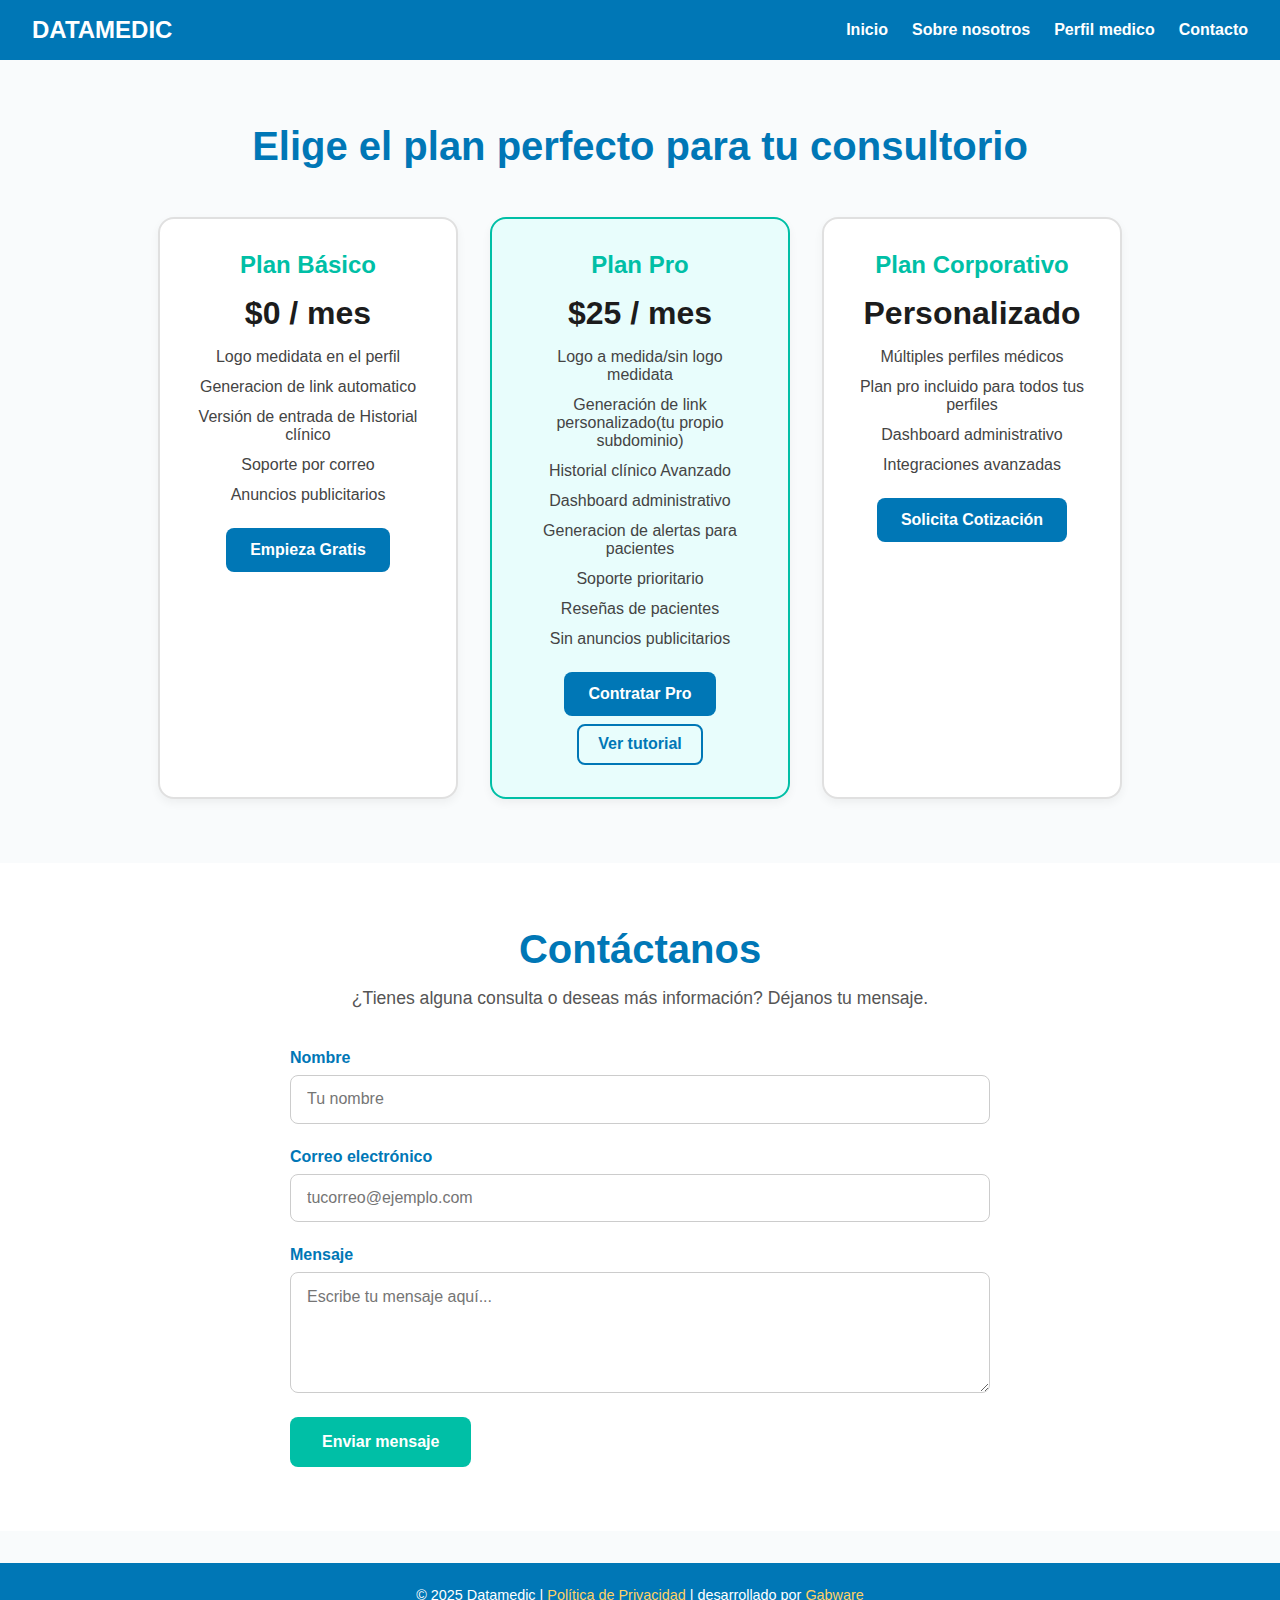
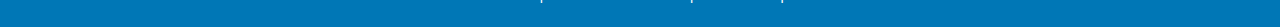
<file: princing.html>
<!DOCTYPE html>
<html lang="es">

<head>
    <meta charset="UTF-8">
    <meta name="viewport" content="width=device-width, initial-scale=1.0">
    <title>Datamedic</title>
    <link rel="stylesheet" href="assets/css/pricing.css">
</head>

<body>

    <header>
        <h1>DATAMEDIC</h1>
        <nav>
            <ul>
                <li><a href="#">Inicio</a></li>
                <li><a href="#">Sobre nosotros</a></li>
                <li><a href="#">Perfil medico</a></li>
                <li><a href="#contacto">Contacto</a></li>
            </ul>
        </nav>
    </header>


    <section class="precios">
        <h2>Elige el plan perfecto para tu consultorio</h2>
        <div class="planes-container">
            <div class="plan">
                <h3>Plan Básico</h3>
                <p class="precio">$0 / mes</p>
                <ul>
                    <ul>
                        <li data-tooltip="El logo de nuestra marca aparece en tu perfil.">Logo medidata en el perfil
                        </li>
                        <li data-tooltip="Se genera un link automatico basado en tus datos,no personalizado">Generacion de
                            link automatico</li>
                        <li data-tooltip="Versión limitada para llevar registros básicos de pacientes.">Versión de
                            entrada de Historial clínico</li>
                        <li data-tooltip="Asistencia por correo electrónico estándar.">Soporte por correo</li>
                        <li data-tooltip="Pueden mostrarse anuncios en tu perfil.">Anuncios publicitarios</li>
                    </ul>
                </ul>
                <a href="#" class="boton-plan">Empieza Gratis</a>
            </div>

            <div class="plan destacado">
                <h3>Plan Pro</h3>
                <p class="precio">$25 / mes</p>
                <ul>
                    <li data-tooltip="Puedes personalizar tu logo o quitar el logo de nuestra marca en tu perfil">Logo a medida/sin logo medidata</li>
                    <li data-tooltip="Generación de link personalizado">Generación de link personalizado(tu propio subdominio)</li>
                    <li data-tooltip="Funciones avanzadas de Historial clínico,incluye capacitacion de Datamedic">Historial clínico Avanzado</li>
                    <li data-tooltip="Dasboard con funciones de administracion">Dashboard administrativo</li>
                    <li data-tooltip="Notifica desde un paciente o grupos de pacientes mediante alertas">Generacion de alertas para pacientes</li>
                    <li data-tooltip="Soporte prioritario">Soporte prioritario</li>
                    <li data-tooltip="Obtienes la capacidad de publicar reseñas de pacientes en tu perfil medico">Reseñas de pacientes</li>
                    <li data-tooltip="Sin anuncios publicitarios en tu perfil">Sin anuncios publicitarios</li>
                </ul>
                <a href="#" class="boton-plan">Contratar Pro</a>
                <a href="#tutorial" class="boton-secundario">Ver tutorial</a>
            </div>

            <div class="plan">
                <h3>Plan Corporativo</h3>
                <p class="precio">Personalizado</p>
                <ul>
                    <li>Múltiples perfiles médicos</li>
                    <li>Plan pro incluido para todos tus perfiles</li>
                    <li>Dashboard administrativo</li>
                    <li>Integraciones avanzadas</li>
                </ul>
                <a href="#" class="boton-plan">Solicita Cotización</a>
            </div>
        </div>
    </section>


    <section class="contacto" id="contacto">
        <div class="container">
            <h2>Contáctanos</h2>
            <p class="descripcion">¿Tienes alguna consulta o deseas más información? Déjanos tu mensaje.</p>

            <form class="formulario-contacto">
                <div class="form-grupo">
                    <label for="nombre">Nombre</label>
                    <input type="text" id="nombre" name="nombre" placeholder="Tu nombre" required>
                </div>

                <div class="form-grupo">
                    <label for="email">Correo electrónico</label>
                    <input type="email" id="email" name="email" placeholder="tucorreo@ejemplo.com" required>
                </div>

                <div class="form-grupo">
                    <label for="mensaje">Mensaje</label>
                    <textarea id="mensaje" name="mensaje" rows="5" placeholder="Escribe tu mensaje aquí..."
                        required></textarea>
                </div>

                <button type="submit" class="boton-enviar">Enviar mensaje</button>
            </form>
        </div>
    </section>



    <footer>
        © 2025 Datamedic | <a href="#">Política de Privacidad</a> | desarrollado por <a href="#">Gabware</a>
    </footer>

</body>

</html>
</file>
<file: assets/css/pricing.css>
:root {
    /* Colores */
    --color-primary: #0077B6;
    --color-secondary: #00BFA6;
    --color-accent: #FFD166;
    --color-dark: #1c1c1c;
    --color-text: #444;
    --color-white: #FFFFFF;
    --color-bg: #F9FBFC;

    /* Tipografía */
    --font-main: 'Inter', sans-serif;
}

/* Reset básico */
* {
    margin: 0;
    padding: 0;
    box-sizing: border-box;
}

html {
    scroll-behavior: smooth;
}


/* Body */
body {
    font-family: var(--font-main);
    background-color: var(--color-bg);
    color: var(--color-text);
    margin: 0;
}

/* =============================
   HEADER
============================= */
header {
    background-color: var(--color-primary);
    color: var(--color-white);
    display: flex;
    justify-content: space-between;
    align-items: center;
    padding: 1rem 2rem;
    box-shadow: 0 3px 5px rgba(0, 0, 0, 0.4);
}

header h1 {
    font-size: 1.5rem;
}

nav ul {
    display: flex;
    list-style: none;
    gap: 1.5rem;
}

nav ul li a {
    color: var(--color-white);
    font-size: 1;
    text-decoration: none;
    font-weight: bold;
    transition: color 0.3s ease;
}

nav ul li a:hover {
    color: var(--color-accent);
}

/* =============================
   PRINCING
============================= */
.precios {
    background-color: var(--color-bg, #F9FBFC);
    padding: 4rem 2rem;
    text-align: center;
}

.precios h2 {
    font-size: 2.5rem;
    color: var(--color-primary, #0077B6);
    margin-bottom: 3rem;
}

.planes-container {
    display: flex;
    flex-wrap: wrap;
    gap: 2rem;
    justify-content: center;
}

.plan {
    background-color: white;
    border: 2px solid #e0e0e0;
    border-radius: 16px;
    padding: 2rem;
    width: 300px;
    box-shadow: 0 4px 10px rgba(0, 0, 0, 0.05);
    transition: transform 0.3s ease;
}

.plan:hover {
    transform: translateY(-5px);
}

.plan h3 {
    font-size: 1.5rem;
    color: var(--color-secondary, #00BFA6);
    margin-bottom: 1rem;
}

.precio {
    font-size: 2rem;
    color: var(--color-dark, #1c1c1c);
    margin: 1rem 0;
    font-weight: bold;
}

.plan ul {
    list-style: none;
    padding: 0;
    margin-bottom: 1.5rem;
}

.plan ul li {
    position: relative;
    cursor: help;
    margin-bottom: 0.75rem;
    color: var(--color-text, #444);
}

.plan ul li::after {
    content: attr(data-tooltip);
    position: absolute;
    bottom: 120%;
    left: 50%;
    transform: translateX(-50%);
    background-color: #0077B6;
    color: white;
    padding: 0.6rem 1rem;
    border-radius: 8px;
    white-space: nowrap;
    opacity: 0;
    pointer-events: none;
    transition: opacity 0.3s ease;
    font-size: 0.85rem;
    z-index: 100;
}

.plan ul li::before {
    content: '';
    position: absolute;
    bottom: 110%;
    left: 50%;
    transform: translateX(-50%);
    border: 6px solid transparent;
    border-top-color: #0077B6;
    opacity: 0;
    transition: opacity 0.3s ease;
    z-index: 99;
}

.plan ul li:hover::after,
.plan ul li:hover::before {
    opacity: 1;
}


.boton-plan {
    background-color: var(--color-primary, #0077B6);
    color: white;
    padding: 0.8rem 1.5rem;
    border-radius: 8px;
    text-decoration: none;
    display: inline-block;
    font-weight: 600;
    transition: background-color 0.3s ease;
}

.boton-plan:hover {
    background-color: var(--color-secondary, #00BFA6);
}

/* Plan destacado */
.plan.destacado {
    border: 2px solid var(--color-secondary, #00BFA6);
    background-color: #e8fdfc;
}

.boton-secundario {
    display: inline-block;
    margin-top: 0.5rem;
    padding: 0.6rem 1.2rem;
    background-color: transparent;
    color: #0077B6;
    border: 2px solid #0077B6;
    border-radius: 8px;
    text-decoration: none;
    font-weight: 600;
    transition: background-color 0.3s ease, color 0.3s ease;
}

.boton-secundario:hover {
    background-color: #0077B6;
    color: #fff;
}

/* =============================
   Contacto
============================= */

.contacto {
    background-color: #fff;
    padding: 4rem 2rem;
    color: var(--color-text);
}

.contacto .container {
    max-width: 700px;
    margin: auto;
    text-align: center;
}

.contacto h2 {
    font-size: 2.5rem;
    color: var(--color-primary);
    margin-bottom: 1rem;
}

.contacto .descripcion {
    font-size: 1.1rem;
    margin-bottom: 2.5rem;
    color: #555;
}

.formulario-contacto {
    display: flex;
    flex-direction: column;
    gap: 1.5rem;
    text-align: left;
}

.form-grupo {
    display: flex;
    flex-direction: column;
}

.form-grupo label {
    margin-bottom: 0.5rem;
    font-weight: 600;
    color: var(--color-primary);
}

.form-grupo input,
.form-grupo textarea {
    padding: 0.9rem 1rem;
    border: 1px solid #ccc;
    border-radius: 8px;
    font-size: 1rem;
    font-family: var(--font-main);
    transition: border-color 0.3s ease;
}

.form-grupo input:focus,
.form-grupo textarea:focus {
    border-color: var(--color-secondary);
    outline: none;
}

.boton-enviar {
    background-color: var(--color-secondary);
    color: white;
    padding: 1rem 2rem;
    border: none;
    border-radius: 8px;
    font-size: 1rem;
    font-weight: bold;
    cursor: pointer;
    align-self: flex-start;
    transition: background-color 0.3s ease;
}

.boton-enviar:hover {
    background-color: var(--color-primary);
}

/* =============================
   FOOTER
============================= */
footer {
    background-color: var(--color-primary);
    color: var(--color-white);
    text-align: center;
    padding: 1.5rem;
    margin-top: 2rem;
    font-size: 0.9rem;
}

footer a {
    color: var(--color-accent);
    text-decoration: none;
}

footer a:hover {
    text-decoration: underline;
}

/* =============================
   MEDIA QUERIES
============================= */
@media (max-width: 768px) {
    header {
        flex-direction: column;
    }

    nav ul {
        flex-direction: column;
        gap: 0.8rem;
    }

    .planes-container {
        flex-direction: column;
        align-items: center;
    }

    .plan {
        width: 100%;
        max-width: 350px;
    }

    .plan ul li::after {
        white-space: normal;
        max-width: 220px;
        text-align: center;
    }
}
</file>
